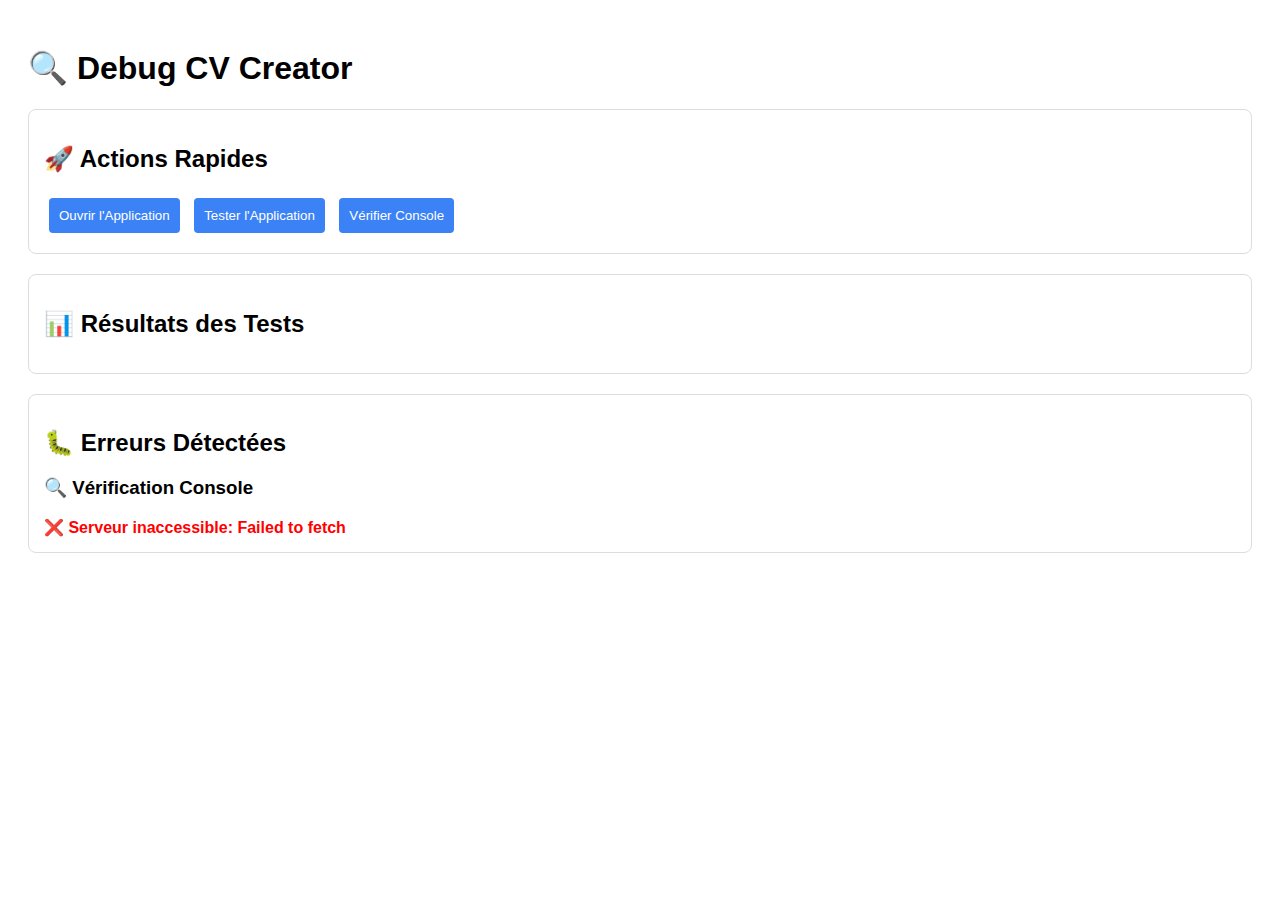
<file: debug.html>
<!DOCTYPE html>
<html lang="fr">
<head>
    <meta charset="UTF-8">
    <meta name="viewport" content="width=device-width, initial-scale=1.0">
    <title>Debug CV Creator</title>
    <style>
        body { font-family: Arial, sans-serif; padding: 20px; }
        .error { color: red; font-weight: bold; }
        .success { color: green; font-weight: bold; }
        .info { color: blue; }
        button { padding: 10px; margin: 5px; background: #3B82F6; color: white; border: none; border-radius: 4px; cursor: pointer; }
        button:hover { background: #2563eb; }
        .section { margin: 20px 0; padding: 15px; border: 1px solid #ddd; border-radius: 8px; }
    </style>
</head>
<body>
    <h1>🔍 Debug CV Creator</h1>
    
    <div class="section">
        <h2>🚀 Actions Rapides</h2>
        <button onclick="window.open('http://localhost:8000', '_blank')">Ouvrir l'Application</button>
        <button onclick="testApp()">Tester l'Application</button>
        <button onclick="checkConsole()">Vérifier Console</button>
    </div>
    
    <div class="section">
        <h2>📊 Résultats des Tests</h2>
        <div id="test-results"></div>
    </div>
    
    <div class="section">
        <h2>🐛 Erreurs Détectées</h2>
        <div id="error-log"></div>
    </div>

    <script>
        const testResults = document.getElementById('test-results');
        const errorLog = document.getElementById('error-log');
        
        // Capturer les erreurs
        window.addEventListener('error', function(e) {
            errorLog.innerHTML += `<div class="error">❌ ${e.message} (${e.filename}:${e.lineno})</div>`;
        });
        
        function testApp() {
            testResults.innerHTML = '<h3>🧪 Test en cours...</h3>';
            
            // Créer un iframe pour tester l'app
            const iframe = document.createElement('iframe');
            iframe.src = 'index.html';
            iframe.style.width = '100%';
            iframe.style.height = '400px';
            iframe.style.border = '1px solid #ccc';
            iframe.style.marginTop = '10px';
            
            iframe.onload = function() {
                try {
                    const iframeWindow = iframe.contentWindow;
                    const iframeDoc = iframe.contentDocument;
                    
                    // Tester les éléments essentiels
                    const tests = [
                        { name: 'Formulaire CV', test: () => iframeDoc.getElementById('cv-form') !== null },
                        { name: 'Aperçu CV', test: () => iframeDoc.getElementById('cv-preview') !== null },
                        { name: 'Boutons Navigation', test: () => iframeDoc.querySelectorAll('.nav-btn').length > 0 },
                        { name: 'Bouton Nouveau CV', test: () => iframeDoc.getElementById('btnNewCV') !== null },
                        { name: 'Bouton Charger Démo', test: () => iframeDoc.getElementById('btnResetToDemo') !== null },
                        { name: 'Bouton Export PDF', test: () => iframeDoc.getElementById('btnExport') !== null }
                    ];
                    
                    let results = '<h3>✅ Résultats des Tests</h3>';
                    let passedTests = 0;
                    
                    tests.forEach(test => {
                        try {
                            const passed = test.test();
                            if (passed) {
                                results += `<div class="success">✅ ${test.name}: OK</div>`;
                                passedTests++;
                            } else {
                                results += `<div class="error">❌ ${test.name}: ÉCHEC</div>`;
                            }
                        } catch (e) {
                            results += `<div class="error">❌ ${test.name}: ERREUR - ${e.message}</div>`;
                        }
                    });
                    
                    results += `<div class="info"><strong>Score: ${passedTests}/${tests.length} tests réussis</strong></div>`;
                    
                    // Tester les événements
                    results += '<h4>🎯 Test des Événements</h4>';
                    
                    // Test clic navigation
                    const navBtn = iframeDoc.querySelector('.nav-btn');
                    if (navBtn) {
                        try {
                            navBtn.click();
                            results += '<div class="success">✅ Navigation: Clic fonctionne</div>';
                        } catch (e) {
                            results += `<div class="error">❌ Navigation: Erreur - ${e.message}</div>`;
                        }
                    }
                    
                    testResults.innerHTML = results;
                    
                    // Écouter les erreurs de l'iframe
                    iframeWindow.addEventListener('error', function(e) {
                        errorLog.innerHTML += `<div class="error">🔴 Erreur App: ${e.message}</div>`;
                    });
                    
                } catch (e) {
                    testResults.innerHTML = `<div class="error">❌ Impossible de tester l'iframe: ${e.message}</div>`;
                }
                
                document.body.appendChild(iframe);
            };
            
            iframe.onerror = function() {
                testResults.innerHTML = '<div class="error">❌ Erreur de chargement de l\'application</div>';
            };
        }
        
        function checkConsole() {
            errorLog.innerHTML = '<h3>🔍 Vérification Console</h3>';
            
            // Vérifier si le serveur répond
            fetch('http://localhost:8000')
                .then(response => {
                    if (response.ok) {
                        errorLog.innerHTML += '<div class="success">✅ Serveur accessible</div>';
                        
                        // Vérifier les fichiers essentiels
                        const files = [
                            'js/app.js',
                            'js/customization.js', 
                            'js/preview.js',
                            'css/app.css'
                        ];
                        
                        files.forEach(file => {
                            fetch(`http://localhost:8000/${file}`)
                                .then(r => {
                                    if (r.ok) {
                                        errorLog.innerHTML += `<div class="success">✅ ${file} accessible</div>`;
                                    } else {
                                        errorLog.innerHTML += `<div class="error">❌ ${file} non accessible (${r.status})</div>`;
                                    }
                                })
                                .catch(e => {
                                    errorLog.innerHTML += `<div class="error">❌ ${file} erreur: ${e.message}</div>`;
                                });
                        });
                        
                    } else {
                        errorLog.innerHTML += `<div class="error">❌ Serveur erreur: ${response.status}</div>`;
                    }
                })
                .catch(error => {
                    errorLog.innerHTML += `<div class="error">❌ Serveur inaccessible: ${error.message}</div>`;
                });
        }
        
        // Auto-test au chargement
        document.addEventListener('DOMContentLoaded', function() {
            checkConsole();
            setTimeout(testApp, 1000);
        });
    </script>
</body>
</html>
</file>
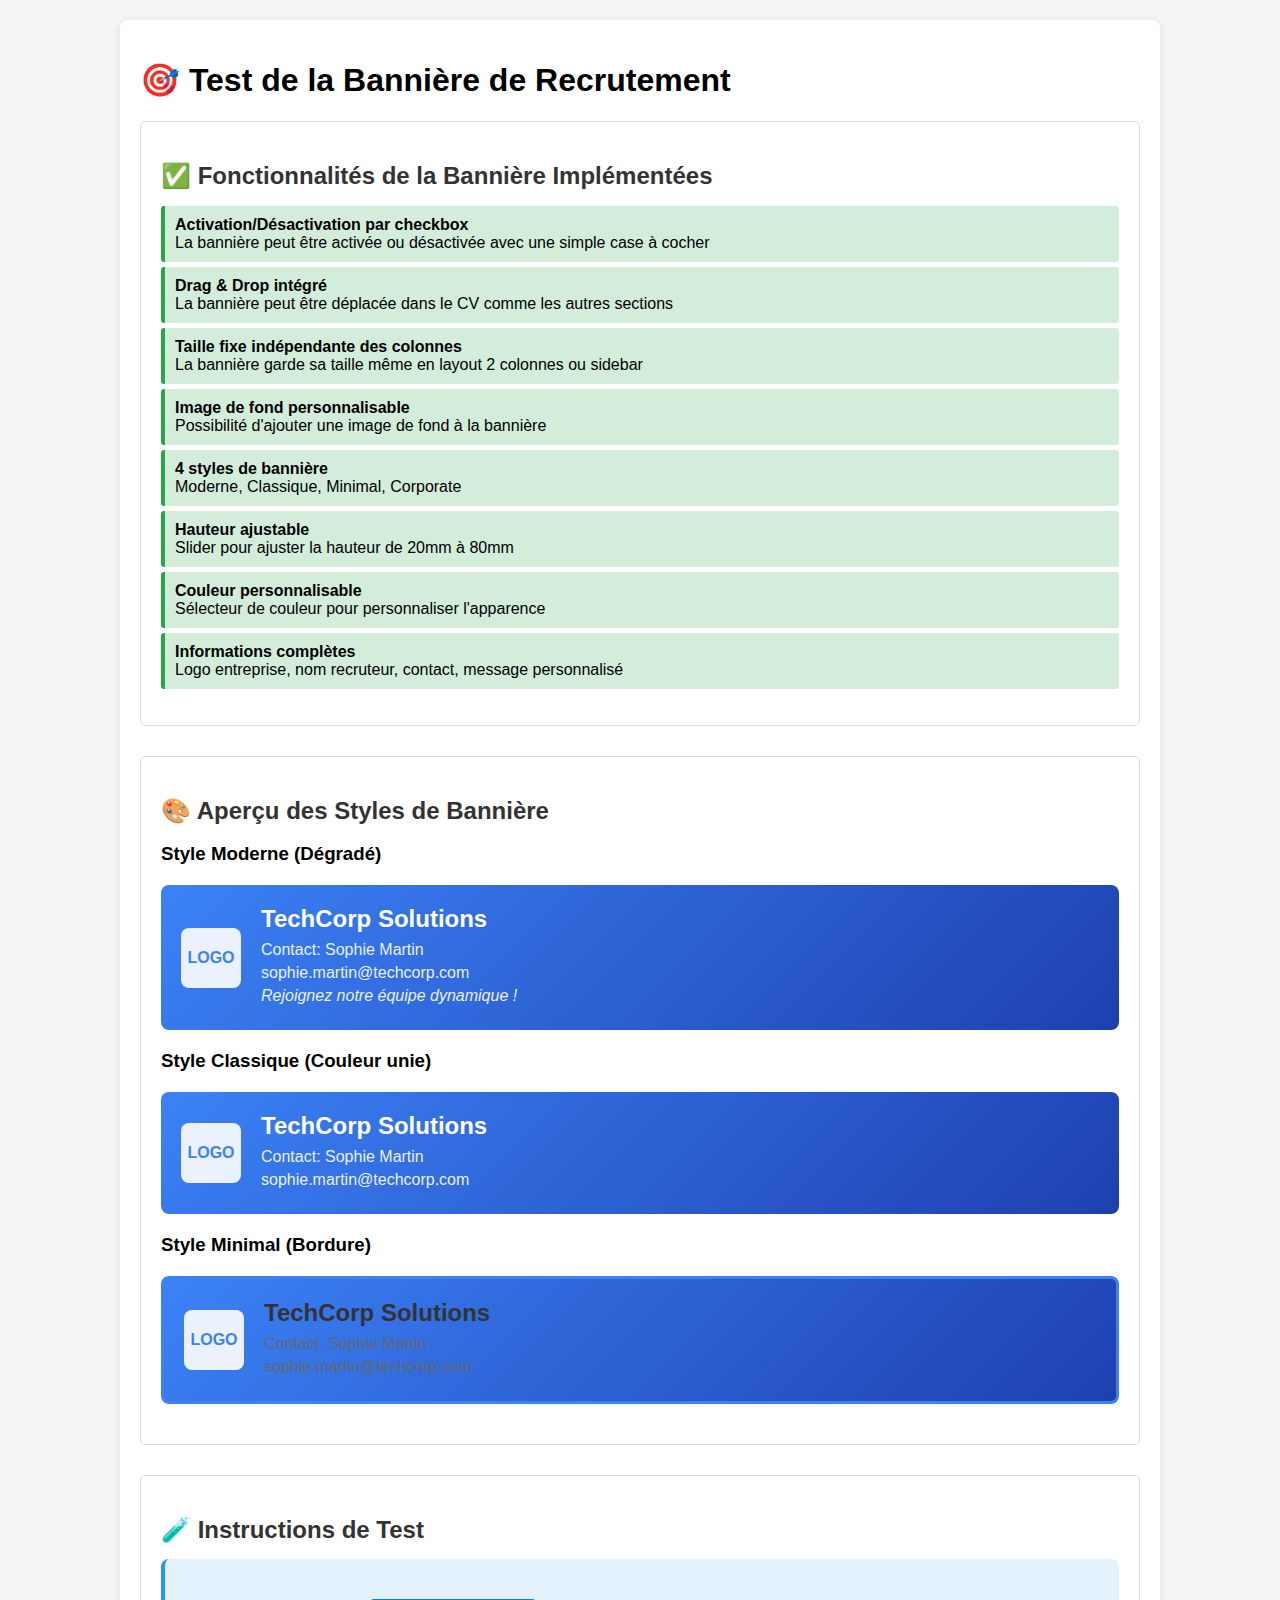
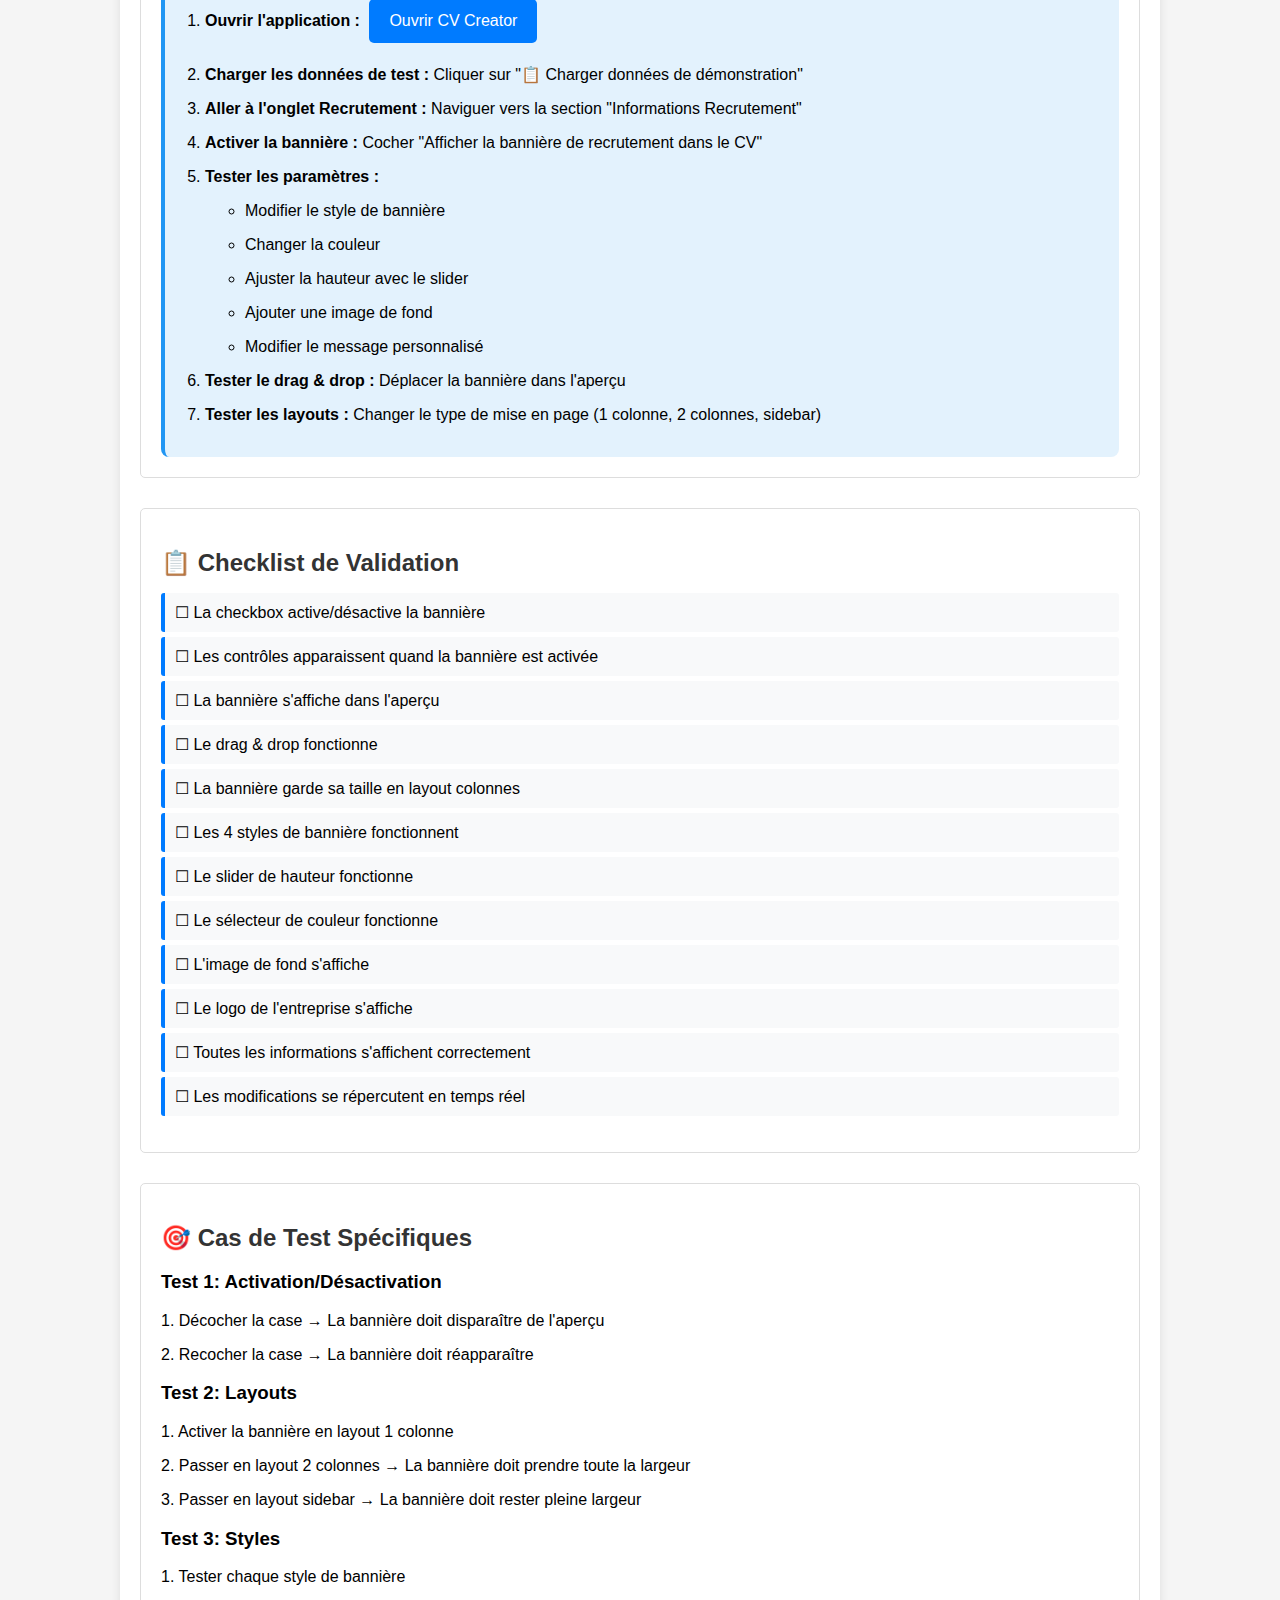
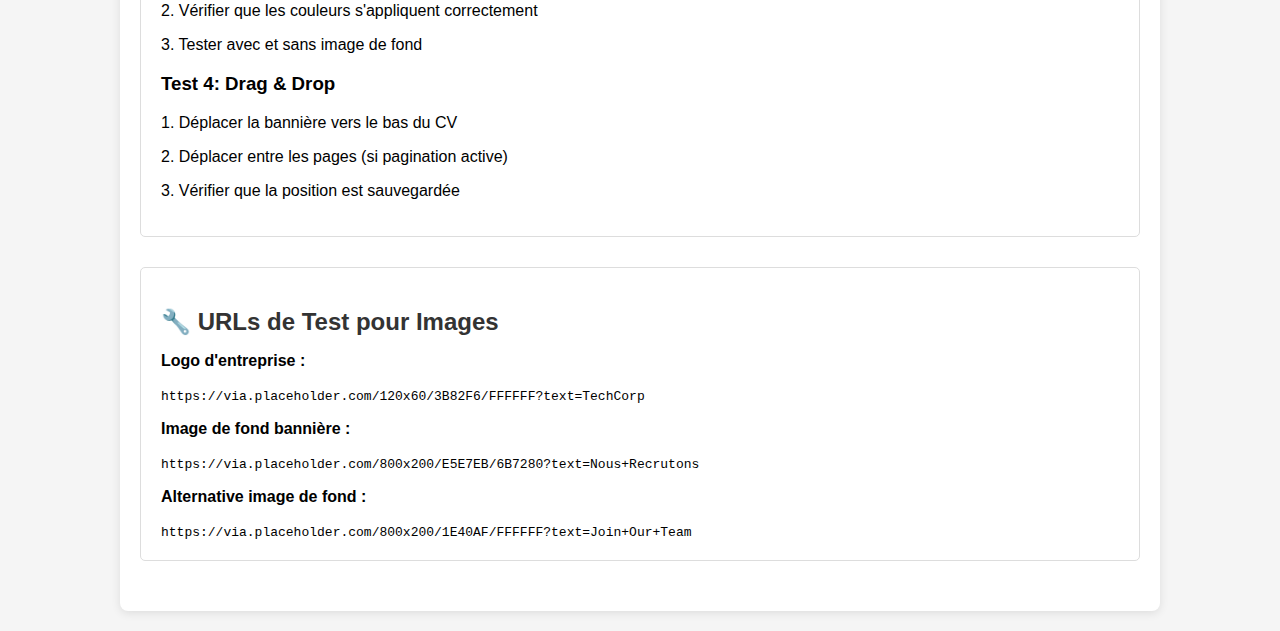
<file: test-banniere.html>
<!DOCTYPE html>
<html lang="fr">
<head>
    <meta charset="UTF-8">
    <meta name="viewport" content="width=device-width, initial-scale=1.0">
    <title>Test Bannière de Recrutement - CV Creator</title>
    <style>
        body {
            font-family: Arial, sans-serif;
            margin: 20px;
            background-color: #f5f5f5;
        }
        .test-container {
            max-width: 1000px;
            margin: 0 auto;
            background: white;
            padding: 20px;
            border-radius: 8px;
            box-shadow: 0 2px 10px rgba(0,0,0,0.1);
        }
        .test-section {
            margin-bottom: 30px;
            padding: 20px;
            border: 1px solid #ddd;
            border-radius: 5px;
        }
        .test-section h2 {
            color: #333;
            margin-bottom: 15px;
        }
        .feature-list {
            list-style-type: none;
            padding: 0;
        }
        .feature-list li {
            padding: 10px;
            margin: 5px 0;
            background-color: #f8f9fa;
            border-left: 4px solid #007bff;
            border-radius: 3px;
        }
        .feature-list li.implemented {
            border-left-color: #28a745;
            background-color: #d4edda;
        }
        .btn {
            display: inline-block;
            padding: 10px 20px;
            background-color: #007bff;
            color: white;
            text-decoration: none;
            border-radius: 5px;
            margin: 10px 5px;
        }
        .btn:hover {
            background-color: #0056b3;
        }
        .demo-banner {
            margin: 20px 0;
            padding: 20px;
            border-radius: 8px;
            color: white;
            background: linear-gradient(135deg, #3B82F6 0%, #1E40AF 100%);
            display: flex;
            align-items: center;
            gap: 20px;
        }
        .demo-banner img {
            width: 60px;
            height: 60px;
            background: rgba(255,255,255,0.9);
            border-radius: 8px;
            padding: 8px;
        }
        .banner-info h3 {
            margin: 0 0 8px 0;
            font-size: 24px;
        }
        .banner-info p {
            margin: 0 0 5px 0;
            opacity: 0.9;
        }
        .test-steps {
            background-color: #e3f2fd;
            padding: 20px;
            border-radius: 8px;
            border-left: 4px solid #2196f3;
        }
        .test-steps ol {
            margin: 0;
            padding-left: 20px;
        }
        .test-steps li {
            margin: 10px 0;
            line-height: 1.5;
        }
    </style>
</head>
<body>
    <div class="test-container">
        <h1>🎯 Test de la Bannière de Recrutement</h1>
        
        <div class="test-section">
            <h2>✅ Fonctionnalités de la Bannière Implémentées</h2>
            <ul class="feature-list">
                <li class="implemented">
                    <strong>Activation/Désactivation par checkbox</strong><br>
                    La bannière peut être activée ou désactivée avec une simple case à cocher
                </li>
                <li class="implemented">
                    <strong>Drag & Drop intégré</strong><br>
                    La bannière peut être déplacée dans le CV comme les autres sections
                </li>
                <li class="implemented">
                    <strong>Taille fixe indépendante des colonnes</strong><br>
                    La bannière garde sa taille même en layout 2 colonnes ou sidebar
                </li>
                <li class="implemented">
                    <strong>Image de fond personnalisable</strong><br>
                    Possibilité d'ajouter une image de fond à la bannière
                </li>
                <li class="implemented">
                    <strong>4 styles de bannière</strong><br>
                    Moderne, Classique, Minimal, Corporate
                </li>
                <li class="implemented">
                    <strong>Hauteur ajustable</strong><br>
                    Slider pour ajuster la hauteur de 20mm à 80mm
                </li>
                <li class="implemented">
                    <strong>Couleur personnalisable</strong><br>
                    Sélecteur de couleur pour personnaliser l'apparence
                </li>
                <li class="implemented">
                    <strong>Informations complètes</strong><br>
                    Logo entreprise, nom recruteur, contact, message personnalisé
                </li>
            </ul>
        </div>

        <div class="test-section">
            <h2>🎨 Aperçu des Styles de Bannière</h2>
            
            <h3>Style Moderne (Dégradé)</h3>
            <div class="demo-banner" style="background: linear-gradient(135deg, #3B82F6 0%, #1E40AF 100%);">
                <div style="width: 60px; height: 60px; background: rgba(255,255,255,0.9); border-radius: 8px; display: flex; align-items: center; justify-content: center; font-weight: bold; color: #3B82F6;">LOGO</div>
                <div class="banner-info">
                    <h3>TechCorp Solutions</h3>
                    <p>Contact: Sophie Martin</p>
                    <p>sophie.martin@techcorp.com</p>
                    <p style="font-style: italic;">Rejoignez notre équipe dynamique !</p>
                </div>
            </div>

            <h3>Style Classique (Couleur unie)</h3>
            <div class="demo-banner" style="background-color: #3B82F6;">
                <div style="width: 60px; height: 60px; background: rgba(255,255,255,0.9); border-radius: 8px; display: flex; align-items: center; justify-content: center; font-weight: bold; color: #3B82F6;">LOGO</div>
                <div class="banner-info">
                    <h3>TechCorp Solutions</h3>
                    <p>Contact: Sophie Martin</p>
                    <p>sophie.martin@techcorp.com</p>
                </div>
            </div>

            <h3>Style Minimal (Bordure)</h3>
            <div class="demo-banner" style="background-color: #f8f9fa; border: 3px solid #3B82F6; color: #333;">
                <div style="width: 60px; height: 60px; background: rgba(255,255,255,0.9); border-radius: 8px; display: flex; align-items: center; justify-content: center; font-weight: bold; color: #3B82F6;">LOGO</div>
                <div class="banner-info">
                    <h3 style="color: #333;">TechCorp Solutions</h3>
                    <p style="color: #666;">Contact: Sophie Martin</p>
                    <p style="color: #666;">sophie.martin@techcorp.com</p>
                </div>
            </div>
        </div>

        <div class="test-section">
            <h2>🧪 Instructions de Test</h2>
            <div class="test-steps">
                <ol>
                    <li><strong>Ouvrir l'application :</strong> <a href="http://localhost:8000" class="btn" target="_blank">Ouvrir CV Creator</a></li>
                    <li><strong>Charger les données de test :</strong> Cliquer sur "📋 Charger données de démonstration"</li>
                    <li><strong>Aller à l'onglet Recrutement :</strong> Naviguer vers la section "Informations Recrutement"</li>
                    <li><strong>Activer la bannière :</strong> Cocher "Afficher la bannière de recrutement dans le CV"</li>
                    <li><strong>Tester les paramètres :</strong>
                        <ul>
                            <li>Modifier le style de bannière</li>
                            <li>Changer la couleur</li>
                            <li>Ajuster la hauteur avec le slider</li>
                            <li>Ajouter une image de fond</li>
                            <li>Modifier le message personnalisé</li>
                        </ul>
                    </li>
                    <li><strong>Tester le drag & drop :</strong> Déplacer la bannière dans l'aperçu</li>
                    <li><strong>Tester les layouts :</strong> Changer le type de mise en page (1 colonne, 2 colonnes, sidebar)</li>
                </ol>
            </div>
        </div>

        <div class="test-section">
            <h2>📋 Checklist de Validation</h2>
            <ul class="feature-list">
                <li>☐ La checkbox active/désactive la bannière</li>
                <li>☐ Les contrôles apparaissent quand la bannière est activée</li>
                <li>☐ La bannière s'affiche dans l'aperçu</li>
                <li>☐ Le drag & drop fonctionne</li>
                <li>☐ La bannière garde sa taille en layout colonnes</li>
                <li>☐ Les 4 styles de bannière fonctionnent</li>
                <li>☐ Le slider de hauteur fonctionne</li>
                <li>☐ Le sélecteur de couleur fonctionne</li>
                <li>☐ L'image de fond s'affiche</li>
                <li>☐ Le logo de l'entreprise s'affiche</li>
                <li>☐ Toutes les informations s'affichent correctement</li>
                <li>☐ Les modifications se répercutent en temps réel</li>
            </ul>
        </div>

        <div class="test-section">
            <h2>🎯 Cas de Test Spécifiques</h2>
            
            <h3>Test 1: Activation/Désactivation</h3>
            <p>1. Décocher la case → La bannière doit disparaître de l'aperçu</p>
            <p>2. Recocher la case → La bannière doit réapparaître</p>
            
            <h3>Test 2: Layouts</h3>
            <p>1. Activer la bannière en layout 1 colonne</p>
            <p>2. Passer en layout 2 colonnes → La bannière doit prendre toute la largeur</p>
            <p>3. Passer en layout sidebar → La bannière doit rester pleine largeur</p>
            
            <h3>Test 3: Styles</h3>
            <p>1. Tester chaque style de bannière</p>
            <p>2. Vérifier que les couleurs s'appliquent correctement</p>
            <p>3. Tester avec et sans image de fond</p>
            
            <h3>Test 4: Drag & Drop</h3>
            <p>1. Déplacer la bannière vers le bas du CV</p>
            <p>2. Déplacer entre les pages (si pagination active)</p>
            <p>3. Vérifier que la position est sauvegardée</p>
        </div>

        <div class="test-section">
            <h2>🔧 URLs de Test pour Images</h2>
            <p><strong>Logo d'entreprise :</strong></p>
            <code>https://via.placeholder.com/120x60/3B82F6/FFFFFF?text=TechCorp</code>
            
            <p><strong>Image de fond bannière :</strong></p>
            <code>https://via.placeholder.com/800x200/E5E7EB/6B7280?text=Nous+Recrutons</code>
            
            <p><strong>Alternative image de fond :</strong></p>
            <code>https://via.placeholder.com/800x200/1E40AF/FFFFFF?text=Join+Our+Team</code>
        </div>
    </div>

    <script>
        // Vérifier que le serveur est accessible
        fetch('http://localhost:8000')
            .then(response => {
                if (response.ok) {
                    console.log('✅ Serveur CV Creator accessible');
                } else {
                    console.log('❌ Problème d\'accès au serveur');
                }
            })
            .catch(error => {
                console.log('❌ Serveur non accessible:', error);
                alert('Le serveur CV Creator n\'est pas accessible. Assurez-vous qu\'il est démarré sur le port 8000.');
            });
    </script>
</body>
</html>
</file>
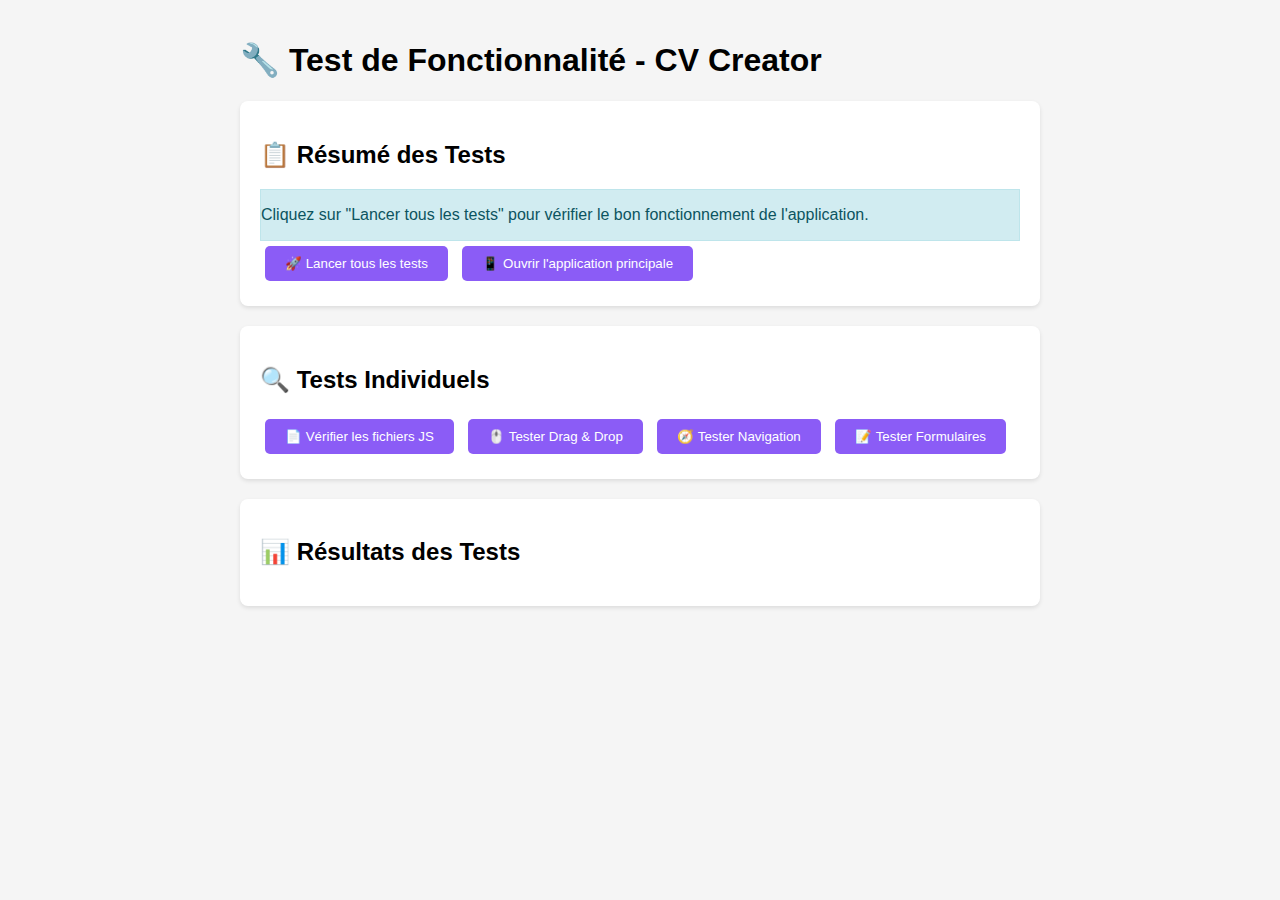
<file: test-functionality.html>
<!DOCTYPE html>
<html lang="fr">
<head>
    <meta charset="UTF-8">
    <meta name="viewport" content="width=device-width, initial-scale=1.0">
    <title>Test de Fonctionnalité - CV Creator</title>
    <style>
        body {
            font-family: Arial, sans-serif;
            max-width: 800px;
            margin: 0 auto;
            padding: 20px;
            background-color: #f5f5f5;
        }
        .test-section {
            background: white;
            padding: 20px;
            margin: 20px 0;
            border-radius: 8px;
            box-shadow: 0 2px 4px rgba(0,0,0,0.1);
        }
        .test-button {
            background: #8B5CF6;
            color: white;
            border: none;
            padding: 10px 20px;
            border-radius: 5px;
            cursor: pointer;
            margin: 5px;
        }
        .test-button:hover {
            background: #7C3AED;
        }
        .status {
            padding: 10px;
            margin: 10px 0;
            border-radius: 5px;
        }
        .success {
            background: #d4edda;
            color: #155724;
            border: 1px solid #c3e6cb;
        }
        .error {
            background: #f8d7da;
            color: #721c24;
            border: 1px solid #f5c6cb;
        }
        .info {
            background: #d1ecf1;
            color: #0c5460;
            border: 1px solid #bee5eb;
        }
    </style>
</head>
<body>
    <h1>🔧 Test de Fonctionnalité - CV Creator</h1>
    
    <div class="test-section">
        <h2>📋 Résumé des Tests</h2>
        <div id="summary" class="info">
            <p>Cliquez sur "Lancer tous les tests" pour vérifier le bon fonctionnement de l'application.</p>
        </div>
        <button class="test-button" onclick="runAllTests()">🚀 Lancer tous les tests</button>
        <button class="test-button" onclick="openMainApp()">📱 Ouvrir l'application principale</button>
    </div>

    <div class="test-section">
        <h2>🔍 Tests Individuels</h2>
        <button class="test-button" onclick="testJavaScriptFiles()">📄 Vérifier les fichiers JS</button>
        <button class="test-button" onclick="testDragAndDrop()">🖱️ Tester Drag & Drop</button>
        <button class="test-button" onclick="testNavigation()">🧭 Tester Navigation</button>
        <button class="test-button" onclick="testFormHandlers()">📝 Tester Formulaires</button>
    </div>

    <div class="test-section">
        <h2>📊 Résultats des Tests</h2>
        <div id="test-results"></div>
    </div>

    <script>
        function addResult(message, type = 'info') {
            const resultsDiv = document.getElementById('test-results');
            const resultDiv = document.createElement('div');
            resultDiv.className = `status ${type}`;
            resultDiv.innerHTML = message;
            resultsDiv.appendChild(resultDiv);
        }

        function clearResults() {
            document.getElementById('test-results').innerHTML = '';
        }

        async function testJavaScriptFiles() {
            addResult('🔍 Vérification des fichiers JavaScript...', 'info');
            
            const files = [
                './js/app.js',
                './js/drag.js',
                './js/preview.js',
                './js/ai.js',
                './js/customization.js'
            ];

            for (const file of files) {
                try {
                    const response = await fetch(file);
                    if (response.ok) {
                        const content = await response.text();
                        if (content.includes('<<<<<<< HEAD') || content.includes('=======') || content.includes('>>>>>>> ')) {
                            addResult(`❌ ${file} contient encore des conflits Git`, 'error');
                        } else {
                            addResult(`✅ ${file} - OK`, 'success');
                        }
                    } else {
                        addResult(`❌ ${file} - Fichier non trouvé`, 'error');
                    }
                } catch (error) {
                    addResult(`❌ ${file} - Erreur: ${error.message}`, 'error');
                }
            }
        }

        function testDragAndDrop() {
            addResult('🖱️ Test du système Drag & Drop...', 'info');
            
            if (typeof window.Sortable !== 'undefined') {
                addResult('✅ Sortable.js est chargé', 'success');
            } else {
                addResult('❌ Sortable.js n\'est pas chargé', 'error');
            }

            // Test de l'existence des fonctions de drag & drop
            const iframe = document.createElement('iframe');
            iframe.src = './index.html';
            iframe.style.display = 'none';
            document.body.appendChild(iframe);
            
            iframe.onload = function() {
                try {
                    const iframeWindow = iframe.contentWindow;
                    if (iframeWindow.initDragAndDrop) {
                        addResult('✅ Fonction initDragAndDrop disponible', 'success');
                    } else {
                        addResult('❌ Fonction initDragAndDrop non disponible', 'error');
                    }
                    document.body.removeChild(iframe);
                } catch (error) {
                    addResult(`❌ Erreur lors du test: ${error.message}`, 'error');
                    document.body.removeChild(iframe);
                }
            };
        }

        function testNavigation() {
            addResult('🧭 Test de la navigation...', 'info');
            
            const iframe = document.createElement('iframe');
            iframe.src = './index.html';
            iframe.style.display = 'none';
            document.body.appendChild(iframe);
            
            iframe.onload = function() {
                try {
                    const iframeDoc = iframe.contentDocument;
                    const navButtons = iframeDoc.querySelectorAll('.nav-btn');
                    const formSections = iframeDoc.querySelectorAll('.form-section');
                    
                    if (navButtons.length > 0) {
                        addResult(`✅ ${navButtons.length} boutons de navigation trouvés`, 'success');
                    } else {
                        addResult('❌ Aucun bouton de navigation trouvé', 'error');
                    }
                    
                    if (formSections.length > 0) {
                        addResult(`✅ ${formSections.length} sections de formulaire trouvées`, 'success');
                    } else {
                        addResult('❌ Aucune section de formulaire trouvée', 'error');
                    }
                    
                    document.body.removeChild(iframe);
                } catch (error) {
                    addResult(`❌ Erreur lors du test: ${error.message}`, 'error');
                    document.body.removeChild(iframe);
                }
            };
        }

        function testFormHandlers() {
            addResult('📝 Test des gestionnaires de formulaire...', 'info');
            
            const iframe = document.createElement('iframe');
            iframe.src = './index.html';
            iframe.style.display = 'none';
            document.body.appendChild(iframe);
            
            iframe.onload = function() {
                try {
                    const iframeDoc = iframe.contentDocument;
                    const buttons = [
                        'btnAddExperience',
                        'btnAddEducation',
                        'btnGenerateIA',
                        'btnExport'
                    ];
                    
                    let foundButtons = 0;
                    buttons.forEach(buttonId => {
                        const button = iframeDoc.getElementById(buttonId);
                        if (button) {
                            foundButtons++;
                            addResult(`✅ Bouton ${buttonId} trouvé`, 'success');
                        } else {
                            addResult(`❌ Bouton ${buttonId} non trouvé`, 'error');
                        }
                    });
                    
                    addResult(`📊 ${foundButtons}/${buttons.length} boutons trouvés`, 'info');
                    document.body.removeChild(iframe);
                } catch (error) {
                    addResult(`❌ Erreur lors du test: ${error.message}`, 'error');
                    document.body.removeChild(iframe);
                }
            };
        }

        async function runAllTests() {
            clearResults();
            addResult('🚀 Lancement de tous les tests...', 'info');
            
            await testJavaScriptFiles();
            testDragAndDrop();
            testNavigation();
            testFormHandlers();
            
            setTimeout(() => {
                addResult('✅ Tous les tests terminés !', 'success');
                updateSummary();
            }, 2000);
        }

        function updateSummary() {
            const results = document.querySelectorAll('#test-results .status');
            const successCount = document.querySelectorAll('#test-results .success').length;
            const errorCount = document.querySelectorAll('#test-results .error').length;
            
            const summary = document.getElementById('summary');
            if (errorCount === 0) {
                summary.className = 'status success';
                summary.innerHTML = `🎉 Tous les tests sont passés avec succès ! (${successCount} réussites)`;
            } else {
                summary.className = 'status error';
                summary.innerHTML = `⚠️ ${errorCount} erreur(s) détectée(s) sur ${results.length} tests. ${successCount} réussites.`;
            }
        }

        function openMainApp() {
            window.open('./index.html', '_blank');
        }
    </script>
</body>
</html>
</file>
